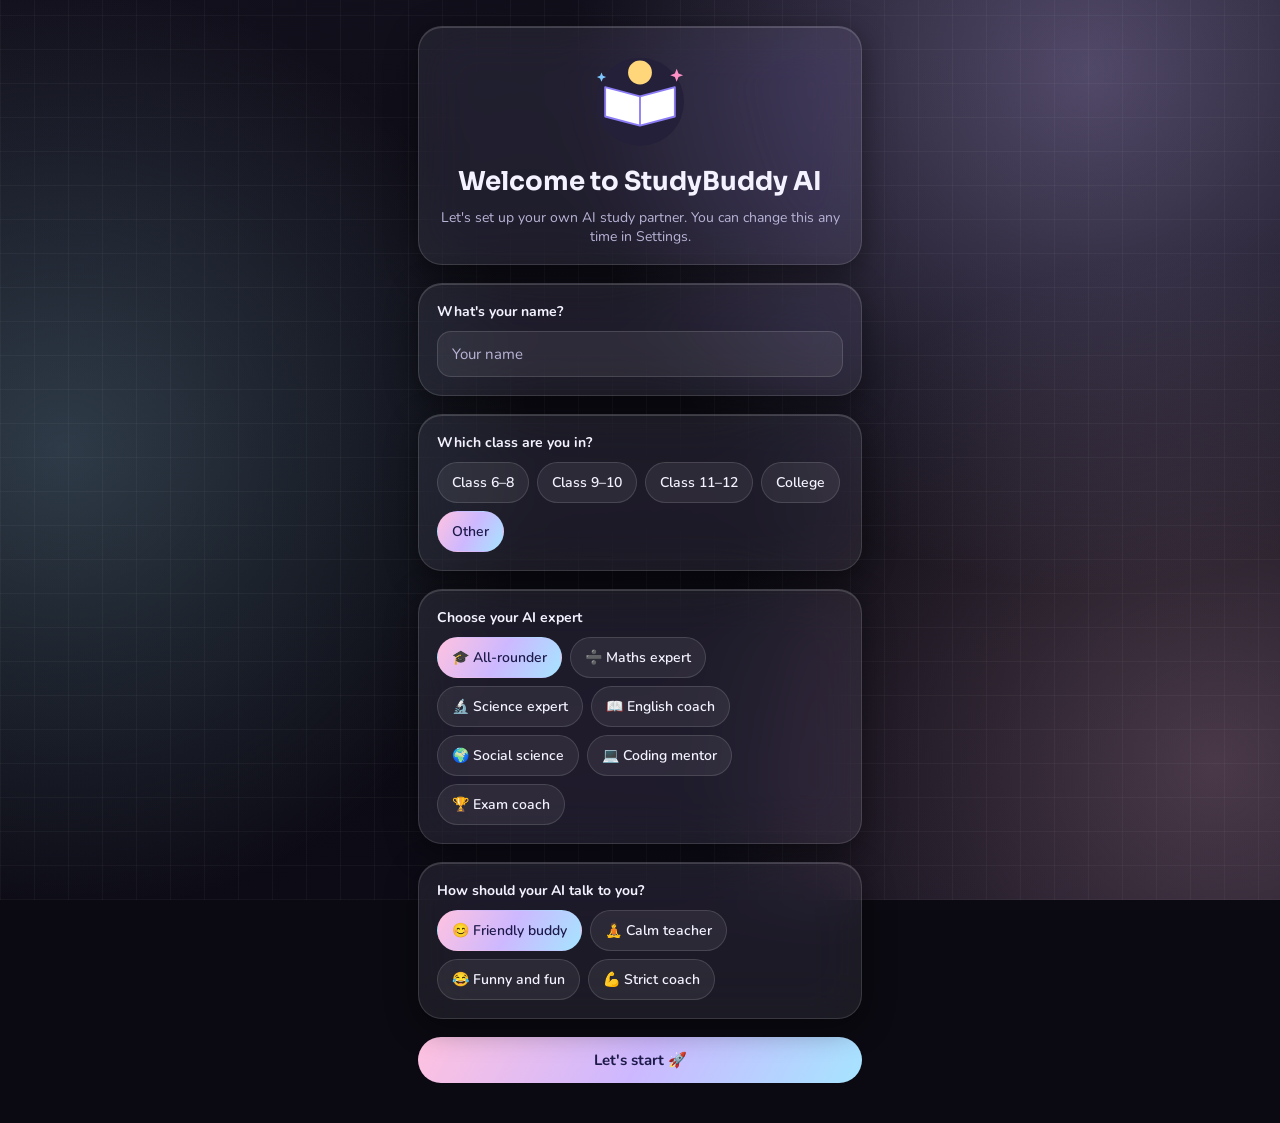
<file: index.html>
<!DOCTYPE html>
<html lang="en">
<head>
  <meta charset="utf-8">
  <meta name="viewport" content="width=device-width, initial-scale=1">
  <title>StudyBuddy AI</title>
  <link rel="preconnect" href="https://fonts.googleapis.com">
  <link href="https://fonts.googleapis.com/css2?family=Sora:wght@500;600&family=Nunito:wght@400;600;700;800&display=swap" rel="stylesheet">
  <link rel="stylesheet" href="style.css">
  <script src="js/common.js"></script>
  <script>
    // First visit? Go to the welcome screen
    if (!getProfile().name) location.href = "welcome.html";
  </script>
</head>
<body>
<main class="app">

  <!-- Greeting + streak + XP -->
  <div class="row between">
    <div>
      <p class="muted" id="greeting">Hello</p>
      <h1 id="hello">Hi!</h1>
    </div>
    <div class="row">
      <span class="chip">🔥 <span id="streak">0</span></span>
      <span class="chip">⭐ <span id="xp">0</span></span>
    </div>
  </div>

  <!-- Level bar -->
  <div class="glass card">
    <div class="row between">
      <h3 id="level">Level 1</h3>
      <span class="muted" id="levelText">0 / 100 XP</span>
    </div>
    <div class="bar" style="margin-top: 10px"><div id="levelBar" style="width: 0%"></div></div>
  </div>

  <!-- Welcome card -->
  <div class="glass card row" style="gap: 14px">
    <div style="flex: 1; display: flex; flex-direction: column; gap: 10px; align-items: flex-start">
      <span class="chip" style="font-size: 11px; letter-spacing: 0.06em"><span class="dot"></span>AI ONLINE</span>
      <h2>What shall we learn today?</h2>
      <p class="muted">Ask a doubt, snap your notes or take a quick quiz.</p>
      <a href="tutor.html" class="btn">Ask StudyBuddy</a>
    </div>
    <svg width="110" height="110" viewBox="0 0 120 120" aria-hidden="true">
      <circle cx="60" cy="62" r="48" fill="var(--tint)"/>
      <path d="M22 78 L60 88 L98 78 L98 46 L60 56 L22 46 Z" fill="#FFFFFF" stroke="#8B7CF6" stroke-width="2" stroke-linejoin="round"/>
      <path d="M60 56 L60 88" stroke="#8B7CF6" stroke-width="2"/>
      <path d="M30 54 L52 60 M30 62 L52 68 M68 60 L90 54 M68 68 L90 62" stroke="#C3B5FF" stroke-width="2.5" stroke-linecap="round"/>
      <circle cx="60" cy="30" r="13" fill="#FFD67A"/>
      <rect x="55" y="42" width="10" height="7" rx="2" fill="#FFB547"/>
      <path d="M60 10 V5 M42 18 L38 14 M78 18 L82 14" stroke="#FFB547" stroke-width="2.5" stroke-linecap="round"/>
      <path d="M100 26 l2 5 5 2-5 2-2 5-2-5-5-2 5-2z" fill="#FF8FC4"/>
      <path d="M18 30 l1.5 3.5 3.5 1.5-3.5 1.5-1.5 3.5-1.5-3.5-3.5-1.5 3.5-1.5z" fill="#7FC8FF"/>
    </svg>
  </div>

  <!-- Feature cards -->
  <div class="grid-2">
    <a href="tutor.html" class="glass feature">
      <svg width="46" height="46" viewBox="0 0 52 52" aria-hidden="true"><rect x="4" y="8" width="38" height="28" rx="12" fill="#8B7CF6"/><path d="M14 36 L12 44 L22 36" fill="#8B7CF6"/><circle cx="17" cy="22" r="2.5" fill="#1E1B4B"/><circle cx="29" cy="22" r="2.5" fill="#1E1B4B"/><path d="M19 28 q4 3 8 0" stroke="#1E1B4B" stroke-width="2" fill="none" stroke-linecap="round"/><circle cx="44" cy="10" r="5" fill="#FF8FC4"/></svg>
      <h3>AI Tutor</h3><span>Ask any doubt</span>
    </a>
    <a href="snap.html" class="glass feature">
      <svg width="46" height="46" viewBox="0 0 52 52" aria-hidden="true"><rect x="5" y="14" width="40" height="28" rx="9" fill="#FF8FC4"/><rect x="16" y="9" width="14" height="8" rx="3" fill="#FF8FC4"/><circle cx="25" cy="28" r="9" fill="#FFFFFF"/><circle cx="25" cy="28" r="5" fill="#8B7CF6"/></svg>
      <h3>Snap &amp; Learn</h3><span>Scan your notes</span>
    </a>
    <a href="quiz.html" class="glass feature">
      <svg width="46" height="46" viewBox="0 0 52 52" aria-hidden="true"><rect x="9" y="6" width="32" height="40" rx="8" fill="#7FC8FF"/><rect x="17" y="3" width="16" height="7" rx="3" fill="#6C8CFF"/><path d="M16 21 l3 3 6-6 M16 33 l3 3 6-6" stroke="#FFFFFF" stroke-width="2.5" fill="none" stroke-linecap="round" stroke-linejoin="round"/><path d="M29 22 h6 M29 34 h6" stroke="#FFFFFF" stroke-width="2.5" stroke-linecap="round"/></svg>
      <h3>Quiz Me</h3><span>Test yourself</span>
    </a>
    <a href="quiz.html?mode=cards" class="glass feature">
      <svg width="46" height="46" viewBox="0 0 52 52" aria-hidden="true"><rect x="12" y="6" width="30" height="38" rx="7" fill="#FFD3A8" transform="rotate(10 27 25)"/><rect x="8" y="9" width="30" height="38" rx="7" fill="#FFB98A"/><path d="M17 24 h12 M17 31 h8" stroke="#FFFFFF" stroke-width="2.5" stroke-linecap="round"/></svg>
      <h3>Flashcards</h3><span>Flip and remember</span>
    </a>
  </div>

  <!-- Focus timer -->
  <div class="glass card row between">
    <div>
      <h3>Focus timer</h3>
      <p class="muted">25 minutes of deep study = +20 XP</p>
      <div class="timer" id="timer">25:00</div>
    </div>
    <div style="display: flex; flex-direction: column; gap: 8px">
      <button class="btn" id="timerBtn">Start</button>
      <button class="btn btn-ghost" id="resetBtn">Reset</button>
    </div>
  </div>

  <!-- Weak topics -->
  <div id="reviseBox" style="display: none">
    <h3 style="margin-bottom: 10px">📌 Revise next</h3>
    <div class="pills" id="revise"></div>
  </div>

</main>

<nav class="nav glass" aria-label="Main menu">
  <a href="index.html" class="active" aria-label="Home"><svg width="22" height="22" viewBox="0 0 24 24" fill="none" stroke="currentColor" stroke-width="2" stroke-linecap="round" stroke-linejoin="round"><path d="M3 11l9-7 9 7v9a1 1 0 0 1-1 1h-5v-6H9v6H4a1 1 0 0 1-1-1z"/></svg></a>
  <a href="tutor.html" aria-label="AI Tutor"><svg width="22" height="22" viewBox="0 0 24 24" fill="none" stroke="currentColor" stroke-width="2" stroke-linecap="round" stroke-linejoin="round"><path d="M21 12a8 8 0 0 1-11.6 7.1L4 20l1-4.6A8 8 0 1 1 21 12z"/></svg></a>
  <a href="quiz.html" aria-label="Quiz"><svg width="22" height="22" viewBox="0 0 24 24" fill="none" stroke="currentColor" stroke-width="2" stroke-linecap="round" stroke-linejoin="round"><rect x="5" y="3" width="14" height="18" rx="3"/><path d="M9 9l2 2 4-4M9 16h6"/></svg></a>
  <a href="progress.html" aria-label="Progress"><svg width="22" height="22" viewBox="0 0 24 24" fill="none" stroke="currentColor" stroke-width="2" stroke-linecap="round" stroke-linejoin="round"><path d="M4 20V10M10 20V4M16 20v-7M22 20H2"/></svg></a>
  <a href="settings.html" aria-label="Settings"><svg width="22" height="22" viewBox="0 0 24 24" fill="none" stroke="currentColor" stroke-width="2" stroke-linecap="round" stroke-linejoin="round"><circle cx="12" cy="12" r="3"/><path d="M19.4 15a1.7 1.7 0 0 0 .3 1.8l.1.1a2 2 0 1 1-2.8 2.8l-.1-.1a1.7 1.7 0 0 0-1.8-.3 1.7 1.7 0 0 0-1 1.5V21a2 2 0 1 1-4 0v-.1a1.7 1.7 0 0 0-1.1-1.5 1.7 1.7 0 0 0-1.8.3l-.1.1a2 2 0 1 1-2.8-2.8l.1-.1a1.7 1.7 0 0 0 .3-1.8 1.7 1.7 0 0 0-1.5-1H3a2 2 0 1 1 0-4h.1a1.7 1.7 0 0 0 1.5-1.1 1.7 1.7 0 0 0-.3-1.8l-.1-.1a2 2 0 1 1 2.8-2.8l.1.1a1.7 1.7 0 0 0 1.8.3H9a1.7 1.7 0 0 0 1-1.5V3a2 2 0 1 1 4 0v.1a1.7 1.7 0 0 0 1 1.5 1.7 1.7 0 0 0 1.8-.3l.1-.1a2 2 0 1 1 2.8 2.8l-.1.1a1.7 1.7 0 0 0-.3 1.8V9a1.7 1.7 0 0 0 1.5 1H21a2 2 0 1 1 0 4h-.1a1.7 1.7 0 0 0-1.5 1z"/></svg></a>
</nav>

<script src="js/home.js"></script>
</body>
</html>
</file>
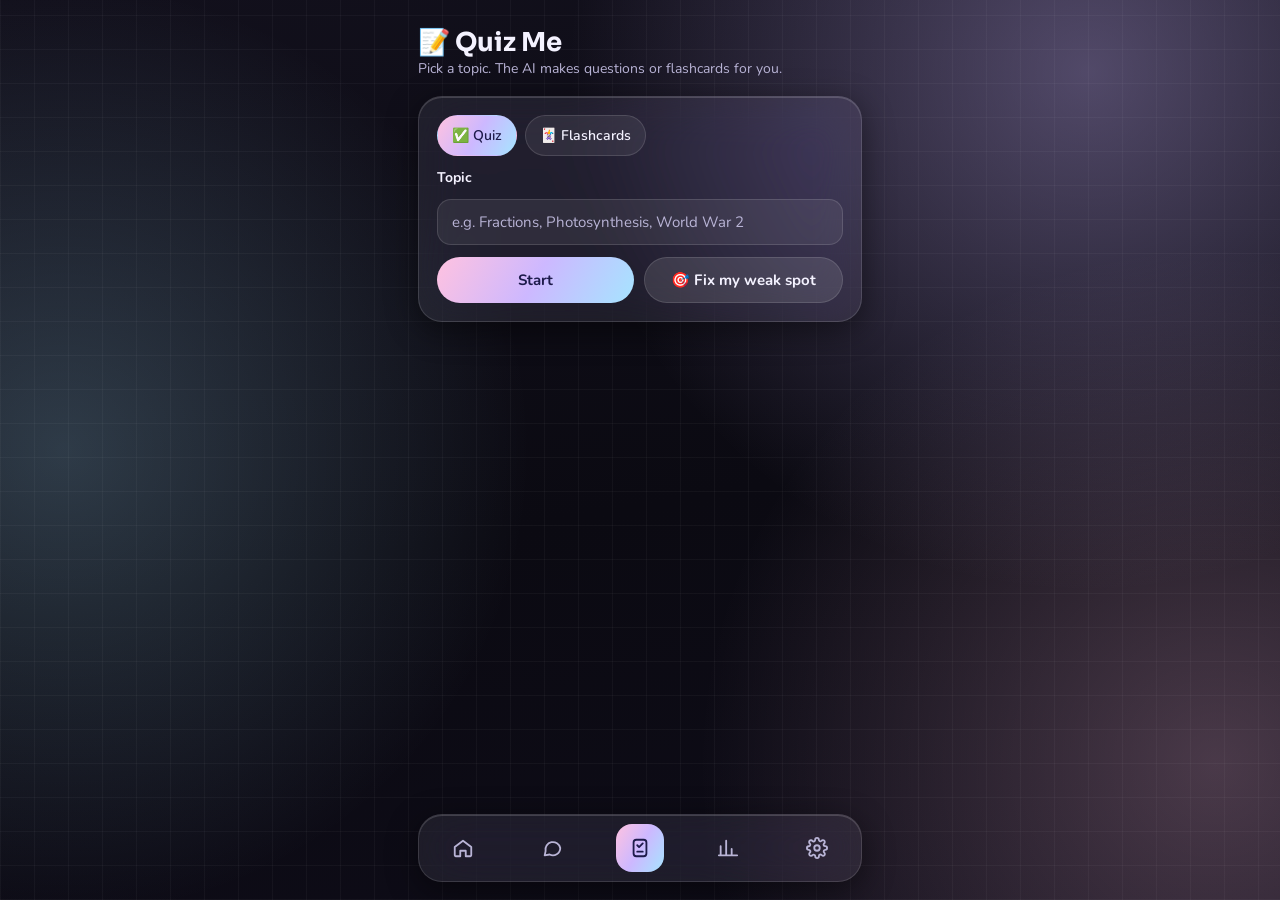
<file: quiz.html>
<!DOCTYPE html>
<html lang="en">
<head>
  <meta charset="utf-8">
  <meta name="viewport" content="width=device-width, initial-scale=1">
  <title>Quiz Me</title>
  <link rel="preconnect" href="https://fonts.googleapis.com">
  <link href="https://fonts.googleapis.com/css2?family=Sora:wght@500;600&family=Nunito:wght@400;600;700;800&display=swap" rel="stylesheet">
  <link rel="stylesheet" href="style.css">
  <script src="js/common.js"></script>
</head>
<body>
<main class="app">

  <div>
    <h1>📝 Quiz Me</h1>
    <p class="muted">Pick a topic. The AI makes questions or flashcards for you.</p>
  </div>

  <!-- Setup -->
  <div class="glass card" style="display: flex; flex-direction: column; gap: 12px">
    <div class="pills" id="modeBox">
      <button class="pill" data-value="quiz">✅ Quiz</button>
      <button class="pill" data-value="cards">🃏 Flashcards</button>
    </div>
    <label for="topic">Topic</label>
    <input type="text" id="topic" placeholder="e.g. Fractions, Photosynthesis, World War 2">
    <div class="row">
      <button class="btn" id="startBtn" style="flex: 1">Start</button>
      <button class="btn btn-ghost" id="weakBtn" style="flex: 1">🎯 Fix my weak spot</button>
    </div>
  </div>

  <!-- Quiz or cards appear here -->
  <div id="area"></div>

</main>

<nav class="nav glass" aria-label="Main menu">
  <a href="index.html" aria-label="Home"><svg width="22" height="22" viewBox="0 0 24 24" fill="none" stroke="currentColor" stroke-width="2" stroke-linecap="round" stroke-linejoin="round"><path d="M3 11l9-7 9 7v9a1 1 0 0 1-1 1h-5v-6H9v6H4a1 1 0 0 1-1-1z"/></svg></a>
  <a href="tutor.html" aria-label="AI Tutor"><svg width="22" height="22" viewBox="0 0 24 24" fill="none" stroke="currentColor" stroke-width="2" stroke-linecap="round" stroke-linejoin="round"><path d="M21 12a8 8 0 0 1-11.6 7.1L4 20l1-4.6A8 8 0 1 1 21 12z"/></svg></a>
  <a href="quiz.html" class="active" aria-label="Quiz"><svg width="22" height="22" viewBox="0 0 24 24" fill="none" stroke="currentColor" stroke-width="2" stroke-linecap="round" stroke-linejoin="round"><rect x="5" y="3" width="14" height="18" rx="3"/><path d="M9 9l2 2 4-4M9 16h6"/></svg></a>
  <a href="progress.html" aria-label="Progress"><svg width="22" height="22" viewBox="0 0 24 24" fill="none" stroke="currentColor" stroke-width="2" stroke-linecap="round" stroke-linejoin="round"><path d="M4 20V10M10 20V4M16 20v-7M22 20H2"/></svg></a>
  <a href="settings.html" aria-label="Settings"><svg width="22" height="22" viewBox="0 0 24 24" fill="none" stroke="currentColor" stroke-width="2" stroke-linecap="round" stroke-linejoin="round"><circle cx="12" cy="12" r="3"/><path d="M19.4 15a1.7 1.7 0 0 0 .3 1.8l.1.1a2 2 0 1 1-2.8 2.8l-.1-.1a1.7 1.7 0 0 0-1.8-.3 1.7 1.7 0 0 0-1 1.5V21a2 2 0 1 1-4 0v-.1a1.7 1.7 0 0 0-1.1-1.5 1.7 1.7 0 0 0-1.8.3l-.1.1a2 2 0 1 1-2.8-2.8l.1-.1a1.7 1.7 0 0 0 .3-1.8 1.7 1.7 0 0 0-1.5-1H3a2 2 0 1 1 0-4h.1a1.7 1.7 0 0 0 1.5-1.1 1.7 1.7 0 0 0-.3-1.8l-.1-.1a2 2 0 1 1 2.8-2.8l.1.1a1.7 1.7 0 0 0 1.8.3H9a1.7 1.7 0 0 0 1-1.5V3a2 2 0 1 1 4 0v.1a1.7 1.7 0 0 0 1 1.5 1.7 1.7 0 0 0 1.8-.3l.1-.1a2 2 0 1 1 2.8 2.8l-.1.1a1.7 1.7 0 0 0-.3 1.8V9a1.7 1.7 0 0 0 1.5 1H21a2 2 0 1 1 0 4h-.1a1.7 1.7 0 0 0-1.5 1z"/></svg></a>
</nav>

<script src="js/quiz.js"></script>
</body>
</html>
</file>
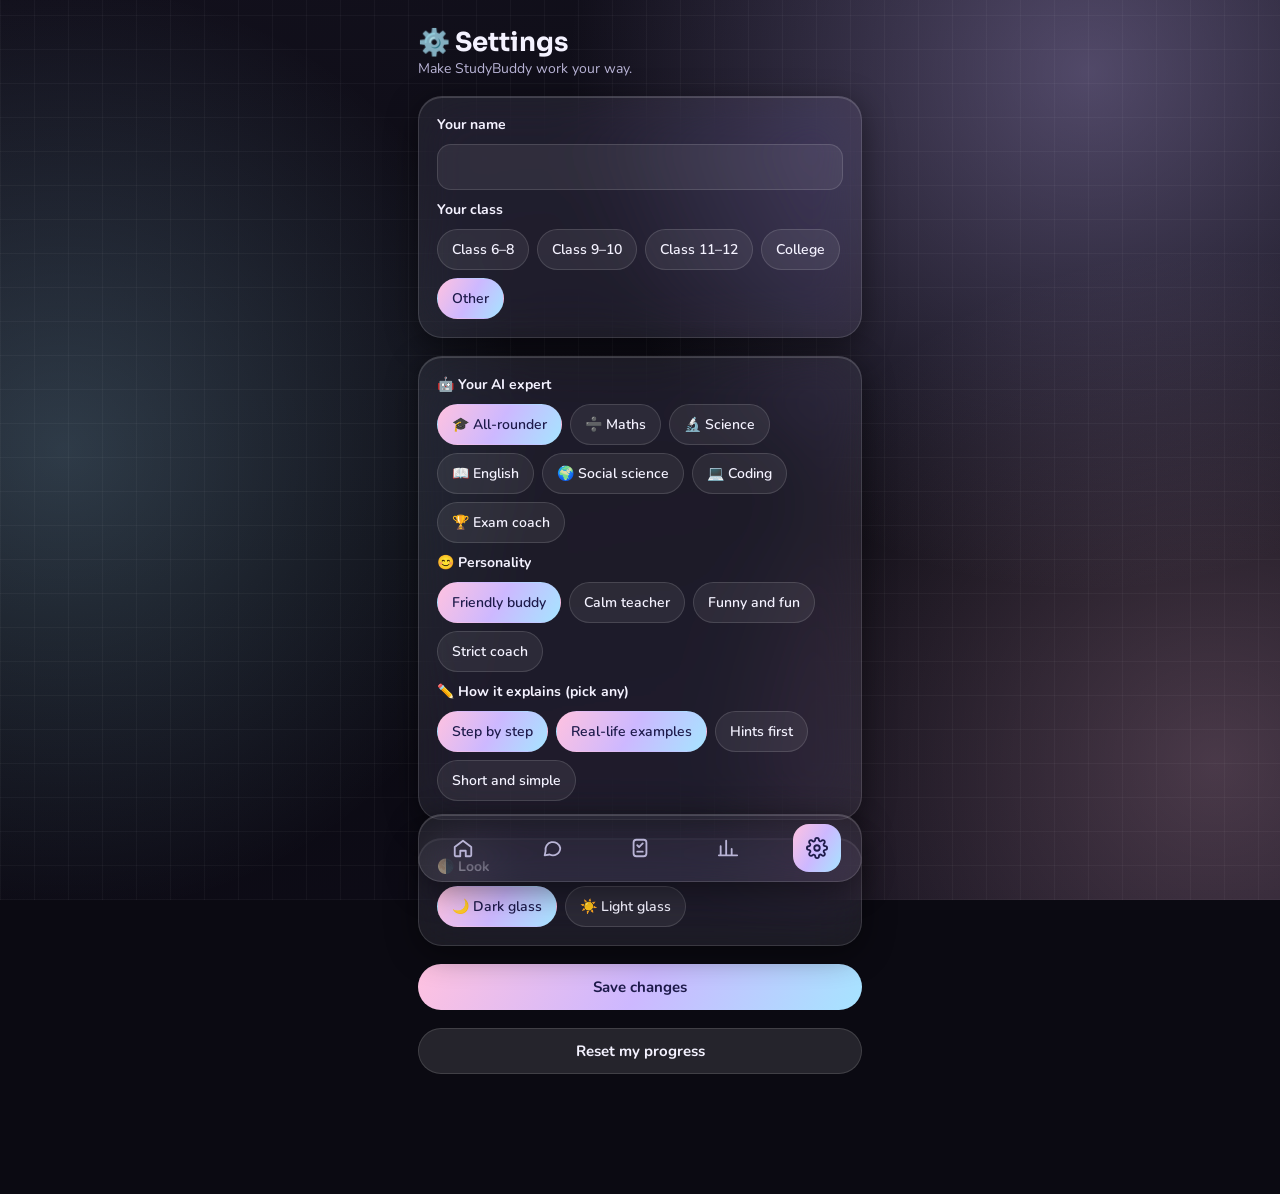
<file: settings.html>
<!DOCTYPE html>
<html lang="en">
<head>
  <meta charset="utf-8">
  <meta name="viewport" content="width=device-width, initial-scale=1">
  <title>Settings</title>
  <link rel="preconnect" href="https://fonts.googleapis.com">
  <link href="https://fonts.googleapis.com/css2?family=Sora:wght@500;600&family=Nunito:wght@400;600;700;800&display=swap" rel="stylesheet">
  <link rel="stylesheet" href="style.css">
  <script src="js/common.js"></script>
</head>
<body>
<main class="app">

  <div>
    <h1>⚙️ Settings</h1>
    <p class="muted">Make StudyBuddy work your way.</p>
  </div>

  <div class="glass card" style="display: flex; flex-direction: column; gap: 10px">
    <label for="name">Your name</label>
    <input type="text" id="name" maxlength="30">
    <label>Your class</label>
    <div class="pills" id="levelBox">
      <button class="pill" data-value="Class 6 to 8">Class 6–8</button>
      <button class="pill" data-value="Class 9 to 10">Class 9–10</button>
      <button class="pill" data-value="Class 11 to 12">Class 11–12</button>
      <button class="pill" data-value="College">College</button>
      <button class="pill" data-value="Everyone">Other</button>
    </div>
  </div>

  <div class="glass card" style="display: flex; flex-direction: column; gap: 10px">
    <label>🤖 Your AI expert</label>
    <div class="pills" id="expertBox">
      <button class="pill" data-value="General tutor">🎓 All-rounder</button>
      <button class="pill" data-value="Maths expert">➗ Maths</button>
      <button class="pill" data-value="Science expert">🔬 Science</button>
      <button class="pill" data-value="English and language coach">📖 English</button>
      <button class="pill" data-value="History and social science expert">🌍 Social science</button>
      <button class="pill" data-value="Coding mentor">💻 Coding</button>
      <button class="pill" data-value="Exam coach">🏆 Exam coach</button>
    </div>
    <label>😊 Personality</label>
    <div class="pills" id="personalityBox">
      <button class="pill" data-value="Friendly buddy">Friendly buddy</button>
      <button class="pill" data-value="Calm teacher">Calm teacher</button>
      <button class="pill" data-value="Funny and fun">Funny and fun</button>
      <button class="pill" data-value="Strict coach">Strict coach</button>
    </div>
    <label>✏️ How it explains (pick any)</label>
    <div class="pills" id="styleBox">
      <button class="pill" data-value="Step by step">Step by step</button>
      <button class="pill" data-value="Real-life examples">Real-life examples</button>
      <button class="pill" data-value="Hints before full answers">Hints first</button>
      <button class="pill" data-value="Short and simple">Short and simple</button>
    </div>
  </div>

  <div class="glass card" style="display: flex; flex-direction: column; gap: 10px">
    <label>🌗 Look</label>
    <div class="pills" id="themeBox">
      <button class="pill" data-value="dark">🌙 Dark glass</button>
      <button class="pill" data-value="light">☀️ Light glass</button>
    </div>
  </div>

  <button class="btn" id="saveBtn" style="width: 100%">Save changes</button>
  <p id="saved" class="muted" style="text-align: center; display: none">✓ Saved</p>

  <button class="btn btn-ghost" id="resetBtn" style="width: 100%">Reset my progress</button>

</main>

<nav class="nav glass" aria-label="Main menu">
  <a href="index.html" aria-label="Home"><svg width="22" height="22" viewBox="0 0 24 24" fill="none" stroke="currentColor" stroke-width="2" stroke-linecap="round" stroke-linejoin="round"><path d="M3 11l9-7 9 7v9a1 1 0 0 1-1 1h-5v-6H9v6H4a1 1 0 0 1-1-1z"/></svg></a>
  <a href="tutor.html" aria-label="AI Tutor"><svg width="22" height="22" viewBox="0 0 24 24" fill="none" stroke="currentColor" stroke-width="2" stroke-linecap="round" stroke-linejoin="round"><path d="M21 12a8 8 0 0 1-11.6 7.1L4 20l1-4.6A8 8 0 1 1 21 12z"/></svg></a>
  <a href="quiz.html" aria-label="Quiz"><svg width="22" height="22" viewBox="0 0 24 24" fill="none" stroke="currentColor" stroke-width="2" stroke-linecap="round" stroke-linejoin="round"><rect x="5" y="3" width="14" height="18" rx="3"/><path d="M9 9l2 2 4-4M9 16h6"/></svg></a>
  <a href="progress.html" aria-label="Progress"><svg width="22" height="22" viewBox="0 0 24 24" fill="none" stroke="currentColor" stroke-width="2" stroke-linecap="round" stroke-linejoin="round"><path d="M4 20V10M10 20V4M16 20v-7M22 20H2"/></svg></a>
  <a href="settings.html" class="active" aria-label="Settings"><svg width="22" height="22" viewBox="0 0 24 24" fill="none" stroke="currentColor" stroke-width="2" stroke-linecap="round" stroke-linejoin="round"><circle cx="12" cy="12" r="3"/><path d="M19.4 15a1.7 1.7 0 0 0 .3 1.8l.1.1a2 2 0 1 1-2.8 2.8l-.1-.1a1.7 1.7 0 0 0-1.8-.3 1.7 1.7 0 0 0-1 1.5V21a2 2 0 1 1-4 0v-.1a1.7 1.7 0 0 0-1.1-1.5 1.7 1.7 0 0 0-1.8.3l-.1.1a2 2 0 1 1-2.8-2.8l.1-.1a1.7 1.7 0 0 0 .3-1.8 1.7 1.7 0 0 0-1.5-1H3a2 2 0 1 1 0-4h.1a1.7 1.7 0 0 0 1.5-1.1 1.7 1.7 0 0 0-.3-1.8l-.1-.1a2 2 0 1 1 2.8-2.8l.1.1a1.7 1.7 0 0 0 1.8.3H9a1.7 1.7 0 0 0 1-1.5V3a2 2 0 1 1 4 0v.1a1.7 1.7 0 0 0 1 1.5 1.7 1.7 0 0 0 1.8-.3l.1-.1a2 2 0 1 1 2.8 2.8l-.1.1a1.7 1.7 0 0 0-.3 1.8V9a1.7 1.7 0 0 0 1.5 1H21a2 2 0 1 1 0 4h-.1a1.7 1.7 0 0 0-1.5 1z"/></svg></a>
</nav>

<script src="js/settings.js"></script>
</body>
</html>
</file>
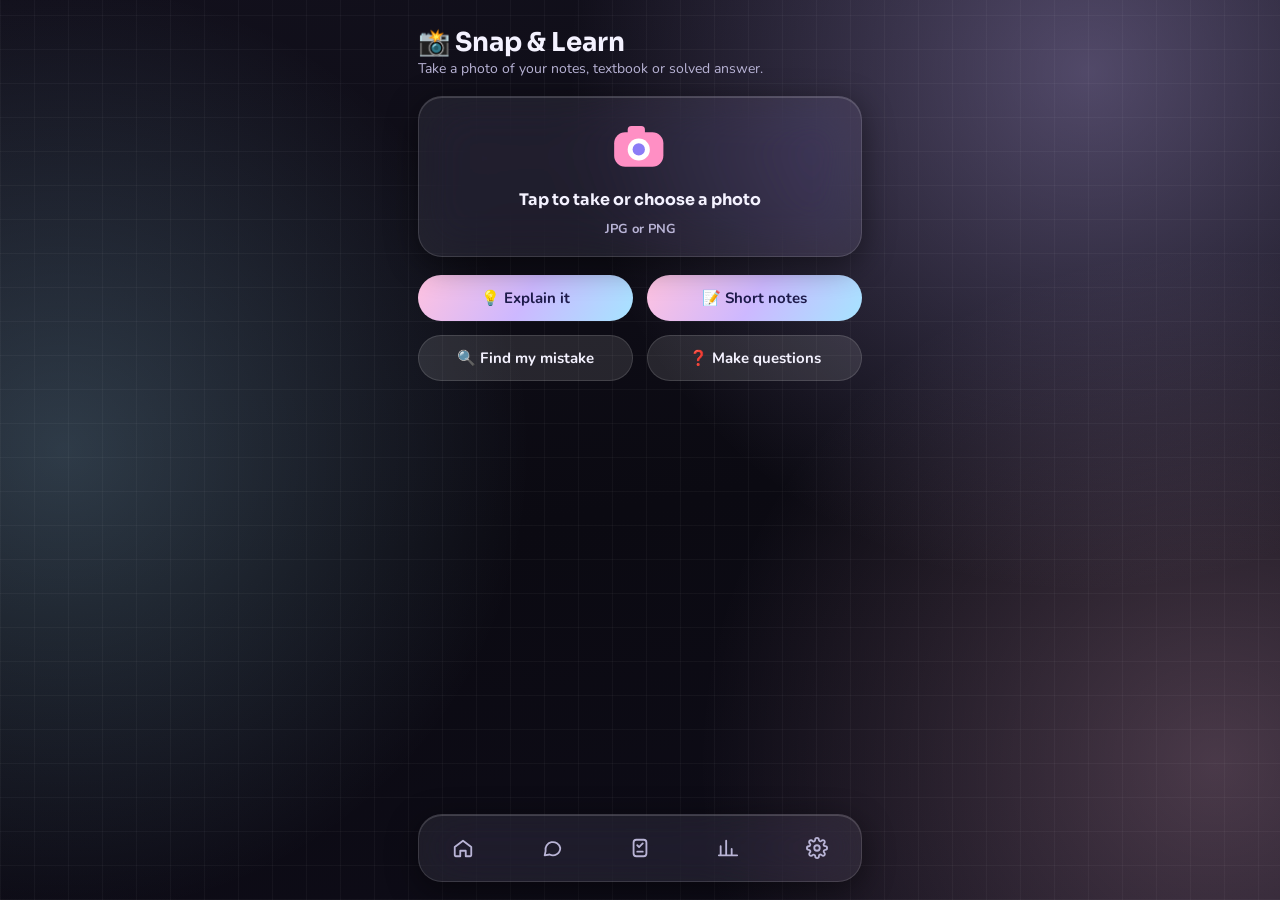
<file: snap.html>
<!DOCTYPE html>
<html lang="en">
<head>
  <meta charset="utf-8">
  <meta name="viewport" content="width=device-width, initial-scale=1">
  <title>Snap &amp; Learn</title>
  <link rel="preconnect" href="https://fonts.googleapis.com">
  <link href="https://fonts.googleapis.com/css2?family=Sora:wght@500;600&family=Nunito:wght@400;600;700;800&display=swap" rel="stylesheet">
  <link rel="stylesheet" href="style.css">
  <script src="js/common.js"></script>
</head>
<body>
<main class="app">

  <div>
    <h1>📸 Snap &amp; Learn</h1>
    <p class="muted">Take a photo of your notes, textbook or solved answer.</p>
  </div>

  <!-- Photo picker -->
  <label for="photo" class="glass card" style="display: flex; flex-direction: column; align-items: center; gap: 10px; cursor: pointer; text-align: center">
    <svg width="64" height="64" viewBox="0 0 52 52" aria-hidden="true"><rect x="5" y="14" width="40" height="28" rx="9" fill="#FF8FC4"/><rect x="16" y="9" width="14" height="8" rx="3" fill="#FF8FC4"/><circle cx="25" cy="28" r="9" fill="#FFFFFF"/><circle cx="25" cy="28" r="5" fill="#8B7CF6"/></svg>
    <span class="title" style="font-size: 16px">Tap to take or choose a photo</span>
    <span class="muted" style="font-size: 13px">JPG or PNG</span>
    <img id="preview" alt="Your photo" style="display: none; max-width: 100%; max-height: 280px; border-radius: 16px">
  </label>
  <input type="file" id="photo" accept="image/*" style="display: none">

  <!-- What to do -->
  <div class="grid-2">
    <button class="btn" data-mode="explain">💡 Explain it</button>
    <button class="btn" data-mode="notes">📝 Short notes</button>
    <button class="btn btn-ghost" data-mode="mistake">🔍 Find my mistake</button>
    <button class="btn btn-ghost" data-mode="questions">❓ Make questions</button>
  </div>

  <!-- AI answer -->
  <div id="resultBox" class="glass card answer" style="display: none"></div>

</main>

<nav class="nav glass" aria-label="Main menu">
  <a href="index.html" aria-label="Home"><svg width="22" height="22" viewBox="0 0 24 24" fill="none" stroke="currentColor" stroke-width="2" stroke-linecap="round" stroke-linejoin="round"><path d="M3 11l9-7 9 7v9a1 1 0 0 1-1 1h-5v-6H9v6H4a1 1 0 0 1-1-1z"/></svg></a>
  <a href="tutor.html" aria-label="AI Tutor"><svg width="22" height="22" viewBox="0 0 24 24" fill="none" stroke="currentColor" stroke-width="2" stroke-linecap="round" stroke-linejoin="round"><path d="M21 12a8 8 0 0 1-11.6 7.1L4 20l1-4.6A8 8 0 1 1 21 12z"/></svg></a>
  <a href="quiz.html" aria-label="Quiz"><svg width="22" height="22" viewBox="0 0 24 24" fill="none" stroke="currentColor" stroke-width="2" stroke-linecap="round" stroke-linejoin="round"><rect x="5" y="3" width="14" height="18" rx="3"/><path d="M9 9l2 2 4-4M9 16h6"/></svg></a>
  <a href="progress.html" aria-label="Progress"><svg width="22" height="22" viewBox="0 0 24 24" fill="none" stroke="currentColor" stroke-width="2" stroke-linecap="round" stroke-linejoin="round"><path d="M4 20V10M10 20V4M16 20v-7M22 20H2"/></svg></a>
  <a href="settings.html" aria-label="Settings"><svg width="22" height="22" viewBox="0 0 24 24" fill="none" stroke="currentColor" stroke-width="2" stroke-linecap="round" stroke-linejoin="round"><circle cx="12" cy="12" r="3"/><path d="M19.4 15a1.7 1.7 0 0 0 .3 1.8l.1.1a2 2 0 1 1-2.8 2.8l-.1-.1a1.7 1.7 0 0 0-1.8-.3 1.7 1.7 0 0 0-1 1.5V21a2 2 0 1 1-4 0v-.1a1.7 1.7 0 0 0-1.1-1.5 1.7 1.7 0 0 0-1.8.3l-.1.1a2 2 0 1 1-2.8-2.8l.1-.1a1.7 1.7 0 0 0 .3-1.8 1.7 1.7 0 0 0-1.5-1H3a2 2 0 1 1 0-4h.1a1.7 1.7 0 0 0 1.5-1.1 1.7 1.7 0 0 0-.3-1.8l-.1-.1a2 2 0 1 1 2.8-2.8l.1.1a1.7 1.7 0 0 0 1.8.3H9a1.7 1.7 0 0 0 1-1.5V3a2 2 0 1 1 4 0v.1a1.7 1.7 0 0 0 1 1.5 1.7 1.7 0 0 0 1.8-.3l.1-.1a2 2 0 1 1 2.8 2.8l-.1.1a1.7 1.7 0 0 0-.3 1.8V9a1.7 1.7 0 0 0 1.5 1H21a2 2 0 1 1 0 4h-.1a1.7 1.7 0 0 0-1.5 1z"/></svg></a>
</nav>

<script src="js/snap.js"></script>
</body>
</html>
</file>
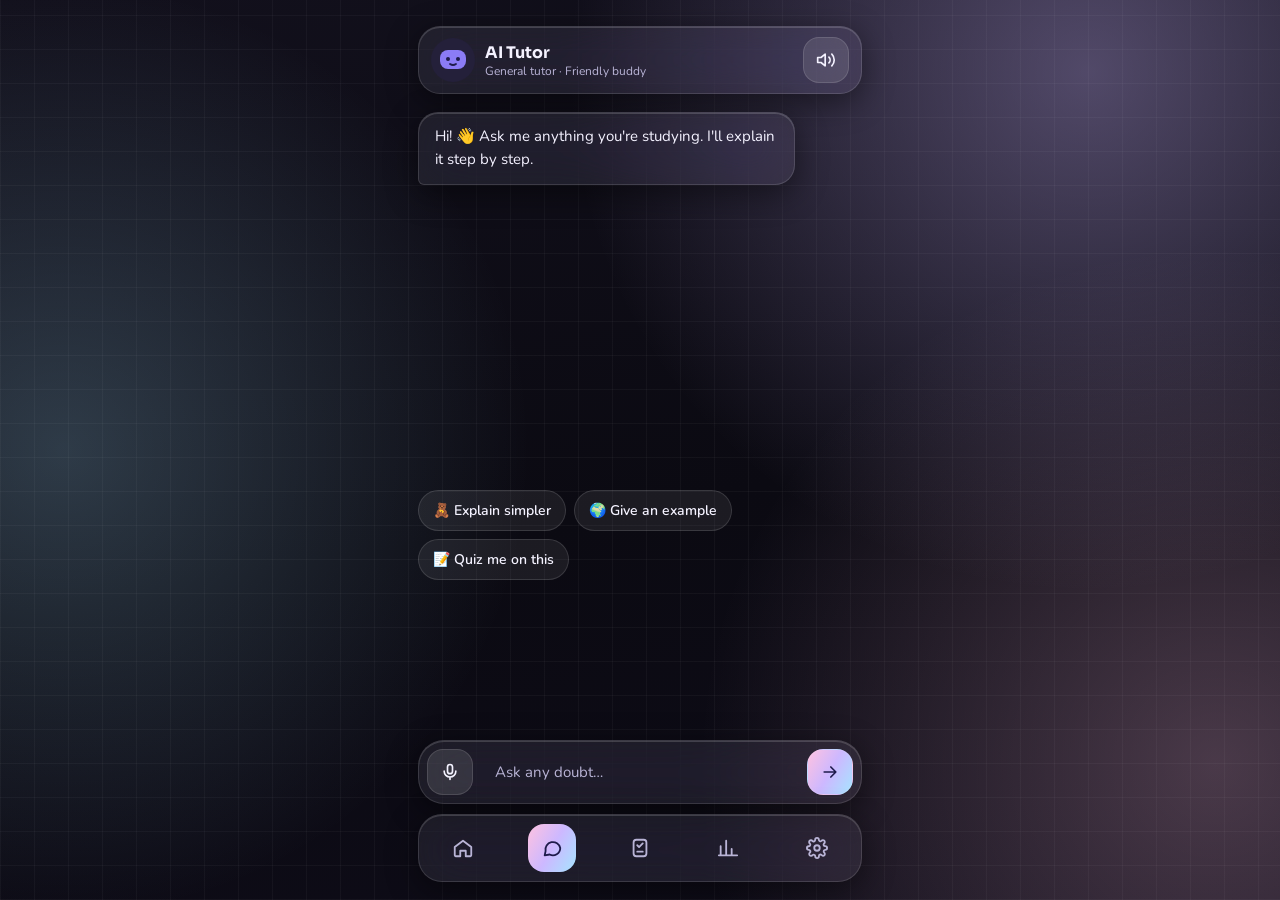
<file: tutor.html>
<!DOCTYPE html>
<html lang="en">
<head>
  <meta charset="utf-8">
  <meta name="viewport" content="width=device-width, initial-scale=1">
  <title>AI Tutor</title>
  <link rel="preconnect" href="https://fonts.googleapis.com">
  <link href="https://fonts.googleapis.com/css2?family=Sora:wght@500;600&family=Nunito:wght@400;600;700;800&display=swap" rel="stylesheet">
  <link rel="stylesheet" href="style.css">
  <script src="js/common.js"></script>
</head>
<body>
<main class="app" style="padding-bottom: 200px">

  <!-- Header -->
  <div class="glass row" style="padding: 10px 12px; border-radius: 22px">
    <svg width="44" height="44" viewBox="0 0 44 44" aria-hidden="true"><circle cx="22" cy="22" r="22" fill="var(--tint)"/><rect x="9" y="12" width="26" height="19" rx="8" fill="#8B7CF6"/><circle cx="17" cy="21" r="2" fill="#1E1B4B"/><circle cx="27" cy="21" r="2" fill="#1E1B4B"/><path d="M19 26 q3 2 6 0" stroke="#1E1B4B" stroke-width="1.8" fill="none" stroke-linecap="round"/></svg>
    <div style="flex: 1">
      <h3>AI Tutor</h3>
      <p class="muted" id="expertName" style="font-size: 12px">General tutor</p>
    </div>
    <button class="icon-btn" id="speakBtn" aria-label="Read answers out loud">
      <svg width="20" height="20" viewBox="0 0 24 24" fill="none" stroke="currentColor" stroke-width="2" stroke-linecap="round" stroke-linejoin="round" aria-hidden="true"><path d="M11 5L6 9H2v6h4l5 4zM15.5 8.5a5 5 0 0 1 0 7M19 5a10 10 0 0 1 0 14"/></svg>
    </button>
  </div>

  <!-- Messages -->
  <div id="chat">
    <div class="glass bubble ai">Hi! 👋 Ask me anything you're studying. I'll explain it step by step.</div>
  </div>

  <!-- Quick buttons -->
  <div class="pills">
    <button class="pill" data-quick="Explain that again in a simpler way, like I'm 10 years old.">🧸 Explain simpler</button>
    <button class="pill" data-quick="Give me one real-life example of that.">🌍 Give an example</button>
    <button class="pill" id="quizMe">📝 Quiz me on this</button>
  </div>

</main>

<!-- Typing bar -->
<div class="input-bar glass" style="border-radius: 26px">
  <button class="icon-btn" id="micBtn" aria-label="Speak your question">
    <svg width="20" height="20" viewBox="0 0 24 24" fill="none" stroke="currentColor" stroke-width="2" stroke-linecap="round" stroke-linejoin="round" aria-hidden="true"><rect x="9" y="3" width="6" height="11" rx="3"/><path d="M5 11a7 7 0 0 0 14 0M12 18v3"/></svg>
  </button>
  <label for="question" style="position: absolute; width: 1px; height: 1px; overflow: hidden; clip: rect(0 0 0 0)">Your question</label>
  <input type="text" id="question" placeholder="Ask any doubt…">
  <button class="icon-btn on" id="sendBtn" aria-label="Send">
    <svg width="20" height="20" viewBox="0 0 24 24" fill="none" stroke="currentColor" stroke-width="2" stroke-linecap="round" stroke-linejoin="round" aria-hidden="true"><path d="M5 12h14M13 6l6 6-6 6"/></svg>
  </button>
</div>

<nav class="nav glass" aria-label="Main menu">
  <a href="index.html" aria-label="Home"><svg width="22" height="22" viewBox="0 0 24 24" fill="none" stroke="currentColor" stroke-width="2" stroke-linecap="round" stroke-linejoin="round"><path d="M3 11l9-7 9 7v9a1 1 0 0 1-1 1h-5v-6H9v6H4a1 1 0 0 1-1-1z"/></svg></a>
  <a href="tutor.html" class="active" aria-label="AI Tutor"><svg width="22" height="22" viewBox="0 0 24 24" fill="none" stroke="currentColor" stroke-width="2" stroke-linecap="round" stroke-linejoin="round"><path d="M21 12a8 8 0 0 1-11.6 7.1L4 20l1-4.6A8 8 0 1 1 21 12z"/></svg></a>
  <a href="quiz.html" aria-label="Quiz"><svg width="22" height="22" viewBox="0 0 24 24" fill="none" stroke="currentColor" stroke-width="2" stroke-linecap="round" stroke-linejoin="round"><rect x="5" y="3" width="14" height="18" rx="3"/><path d="M9 9l2 2 4-4M9 16h6"/></svg></a>
  <a href="progress.html" aria-label="Progress"><svg width="22" height="22" viewBox="0 0 24 24" fill="none" stroke="currentColor" stroke-width="2" stroke-linecap="round" stroke-linejoin="round"><path d="M4 20V10M10 20V4M16 20v-7M22 20H2"/></svg></a>
  <a href="settings.html" aria-label="Settings"><svg width="22" height="22" viewBox="0 0 24 24" fill="none" stroke="currentColor" stroke-width="2" stroke-linecap="round" stroke-linejoin="round"><circle cx="12" cy="12" r="3"/><path d="M19.4 15a1.7 1.7 0 0 0 .3 1.8l.1.1a2 2 0 1 1-2.8 2.8l-.1-.1a1.7 1.7 0 0 0-1.8-.3 1.7 1.7 0 0 0-1 1.5V21a2 2 0 1 1-4 0v-.1a1.7 1.7 0 0 0-1.1-1.5 1.7 1.7 0 0 0-1.8.3l-.1.1a2 2 0 1 1-2.8-2.8l.1-.1a1.7 1.7 0 0 0 .3-1.8 1.7 1.7 0 0 0-1.5-1H3a2 2 0 1 1 0-4h.1a1.7 1.7 0 0 0 1.5-1.1 1.7 1.7 0 0 0-.3-1.8l-.1-.1a2 2 0 1 1 2.8-2.8l.1.1a1.7 1.7 0 0 0 1.8.3H9a1.7 1.7 0 0 0 1-1.5V3a2 2 0 1 1 4 0v.1a1.7 1.7 0 0 0 1 1.5 1.7 1.7 0 0 0 1.8-.3l.1-.1a2 2 0 1 1 2.8 2.8l-.1.1a1.7 1.7 0 0 0-.3 1.8V9a1.7 1.7 0 0 0 1.5 1H21a2 2 0 1 1 0 4h-.1a1.7 1.7 0 0 0-1.5 1z"/></svg></a>
</nav>

<script src="js/tutor.js"></script>
</body>
</html>
</file>
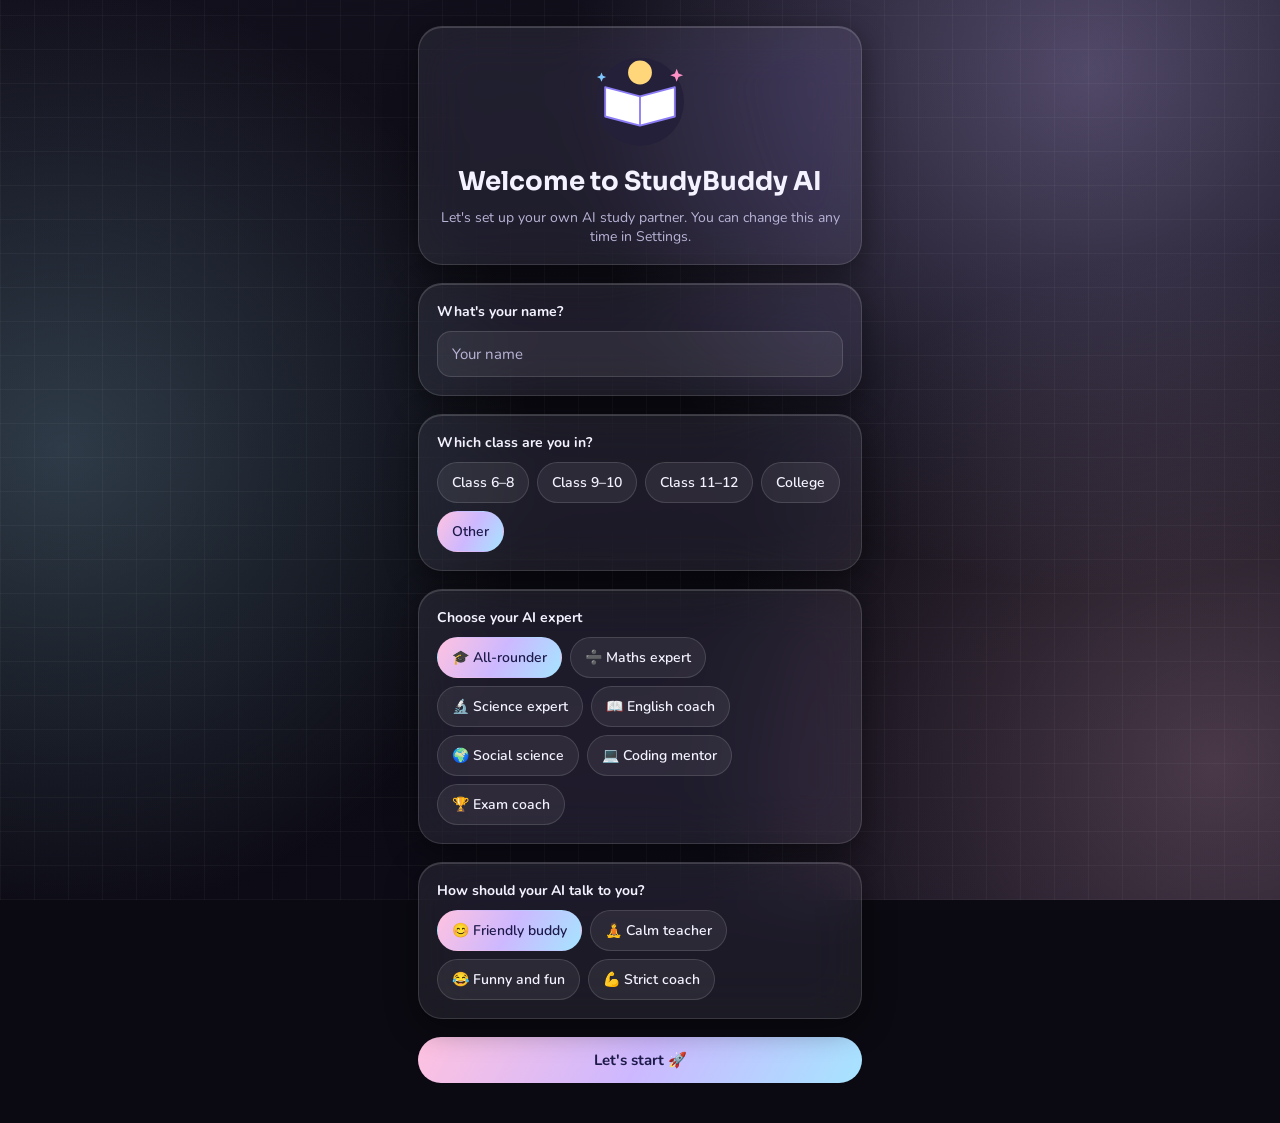
<file: welcome.html>
<!DOCTYPE html>
<html lang="en">
<head>
  <meta charset="utf-8">
  <meta name="viewport" content="width=device-width, initial-scale=1">
  <title>Welcome to StudyBuddy AI</title>
  <link rel="preconnect" href="https://fonts.googleapis.com">
  <link href="https://fonts.googleapis.com/css2?family=Sora:wght@500;600&family=Nunito:wght@400;600;700;800&display=swap" rel="stylesheet">
  <link rel="stylesheet" href="style.css">
  <script src="js/common.js"></script>
</head>
<body>
<main class="app" style="padding-bottom: 40px">

  <div class="glass card" style="text-align: center; display: flex; flex-direction: column; align-items: center; gap: 10px">
    <svg width="120" height="110" viewBox="0 0 120 120" aria-hidden="true">
      <circle cx="60" cy="62" r="48" fill="var(--tint)"/>
      <path d="M22 78 L60 88 L98 78 L98 46 L60 56 L22 46 Z" fill="#FFFFFF" stroke="#8B7CF6" stroke-width="2" stroke-linejoin="round"/>
      <path d="M60 56 L60 88" stroke="#8B7CF6" stroke-width="2"/>
      <circle cx="60" cy="30" r="13" fill="#FFD67A"/>
      <path d="M100 26 l2 5 5 2-5 2-2 5-2-5-5-2 5-2z" fill="#FF8FC4"/>
      <path d="M18 30 l1.5 3.5 3.5 1.5-3.5 1.5-1.5 3.5-1.5-3.5-3.5-1.5 3.5-1.5z" fill="#7FC8FF"/>
    </svg>
    <h1>Welcome to StudyBuddy AI</h1>
    <p class="muted">Let's set up your own AI study partner. You can change this any time in Settings.</p>
  </div>

  <div class="glass card" style="display: flex; flex-direction: column; gap: 10px">
    <label for="name">What's your name?</label>
    <input type="text" id="name" placeholder="Your name" maxlength="30">
    <p id="nameError" style="color: var(--bad); font-size: 13px; display: none">Please type your name first.</p>
  </div>

  <div class="glass card" style="display: flex; flex-direction: column; gap: 10px">
    <label>Which class are you in?</label>
    <div class="pills" id="levelBox">
      <button class="pill" data-value="Class 6 to 8">Class 6–8</button>
      <button class="pill" data-value="Class 9 to 10">Class 9–10</button>
      <button class="pill" data-value="Class 11 to 12">Class 11–12</button>
      <button class="pill" data-value="College">College</button>
      <button class="pill" data-value="Everyone">Other</button>
    </div>
  </div>

  <div class="glass card" style="display: flex; flex-direction: column; gap: 10px">
    <label>Choose your AI expert</label>
    <div class="pills" id="expertBox">
      <button class="pill" data-value="General tutor">🎓 All-rounder</button>
      <button class="pill" data-value="Maths expert">➗ Maths expert</button>
      <button class="pill" data-value="Science expert">🔬 Science expert</button>
      <button class="pill" data-value="English and language coach">📖 English coach</button>
      <button class="pill" data-value="History and social science expert">🌍 Social science</button>
      <button class="pill" data-value="Coding mentor">💻 Coding mentor</button>
      <button class="pill" data-value="Exam coach">🏆 Exam coach</button>
    </div>
  </div>

  <div class="glass card" style="display: flex; flex-direction: column; gap: 10px">
    <label>How should your AI talk to you?</label>
    <div class="pills" id="personalityBox">
      <button class="pill" data-value="Friendly buddy">😊 Friendly buddy</button>
      <button class="pill" data-value="Calm teacher">🧘 Calm teacher</button>
      <button class="pill" data-value="Funny and fun">😂 Funny and fun</button>
      <button class="pill" data-value="Strict coach">💪 Strict coach</button>
    </div>
  </div>

  <button class="btn" id="startBtn" style="width: 100%">Let's start 🚀</button>

</main>
<script src="js/welcome.js"></script>
</body>
</html>
</file>
<file: style.css>
/* ========== THEME COLOURS ========== */
:root, [data-theme="dark"] {
  --text: #F4F2FF;
  --muted: #B9B4D6;
  --glass: rgba(255, 255, 255, 0.07);
  --glass-strong: rgba(255, 255, 255, 0.11);
  --border: rgba(255, 255, 255, 0.13);
  --shine: rgba(255, 255, 255, 0.16);
  --shadow: rgba(0, 0, 0, 0.45);
  --grid: rgba(255, 255, 255, 0.035);
  --tint: #24203A;
  --accent-text: #C8B6FF;
  --glow1: rgba(205, 184, 255, 0.35);
  --glow2: rgba(166, 228, 255, 0.22);
  --glow3: rgba(255, 194, 224, 0.25);
  --base1: #12101C;
  --base2: #0B0A12;
  --base3: #0E0C18;
}
[data-theme="light"] {
  --text: #1E1B4B;
  --muted: #4A4570;
  --glass: rgba(255, 255, 255, 0.62);
  --glass-strong: rgba(255, 255, 255, 0.78);
  --border: rgba(255, 255, 255, 0.85);
  --shine: rgba(255, 255, 255, 0.95);
  --shadow: rgba(140, 150, 255, 0.18);
  --grid: rgba(255, 255, 255, 0.22);
  --tint: #EEEAFF;
  --accent-text: #4F46E5;
  --glow1: rgba(255, 255, 255, 0.95);
  --glow2: rgba(150, 235, 255, 0.75);
  --glow3: rgba(255, 170, 220, 0.7);
  --base1: #FFE7DA;
  --base2: #E2D4FF;
  --base3: #B9E0FF;
}
:root {
  --holo: linear-gradient(120deg, #FFC2E0 0%, #CDB8FF 50%, #A6E4FF 100%);
  --on-holo: #1E1B4B;
  --good: #2F9E7A;
  --bad: #E0566E;
}

/* ========== PAGE ========== */
* { box-sizing: border-box; }
html { background-color: var(--base2); }

body {
  margin: 0;
  min-height: 100vh;
  font-family: "Nunito", sans-serif;
  color: var(--text);
  background:
    repeating-linear-gradient(0deg, var(--grid) 0 1px, transparent 1px 34px),
    repeating-linear-gradient(90deg, var(--grid) 0 1px, transparent 1px 34px),
    radial-gradient(circle at 85% 8%, var(--glow1), transparent 38%),
    radial-gradient(circle at 5% 50%, var(--glow2), transparent 36%),
    radial-gradient(circle at 95% 85%, var(--glow3), transparent 36%),
    linear-gradient(170deg, var(--base1), var(--base2) 55%, var(--base3));
  background-attachment: fixed;
}

h1, h2, h3, .title { font-family: "Sora", sans-serif; margin: 0; }
h1 { font-size: 26px; }
h2 { font-size: 19px; }
h3 { font-size: 16px; }
p { margin: 0; }
a { color: var(--accent-text); }

.app {
  max-width: 480px;
  margin: 0 auto;
  padding: 26px 18px 120px;
  display: flex;
  flex-direction: column;
  gap: 18px;
}
.muted { color: var(--muted); font-size: 14px; }
.row { display: flex; align-items: center; gap: 10px; }
.between { justify-content: space-between; }
.grid-2 { display: grid; grid-template-columns: repeat(2, minmax(0, 1fr)); gap: 14px; }

/* ========== GLASS ========== */
.glass {
  background: var(--glass);
  border: 1px solid var(--border);
  box-shadow: inset 0 1px 0 var(--shine), 0 8px 32px var(--shadow);
  backdrop-filter: blur(26px) saturate(170%);
  -webkit-backdrop-filter: blur(26px) saturate(170%);
  border-radius: 24px;
}
.card { padding: 18px; animation: rise 0.5s ease both; }

@keyframes rise {
  from { opacity: 0; transform: translateY(12px); }
  to   { opacity: 1; transform: translateY(0); }
}

/* ========== BUTTONS ========== */
.btn {
  display: inline-flex;
  align-items: center;
  justify-content: center;
  gap: 8px;
  min-height: 46px;
  padding: 12px 20px;
  border: none;
  border-radius: 999px;
  background: var(--holo);
  color: var(--on-holo);
  font-family: inherit;
  font-size: 15px;
  font-weight: 700;
  text-decoration: none;
  cursor: pointer;
  transition: transform 0.15s, box-shadow 0.15s;
}
.btn:hover { transform: translateY(-2px); box-shadow: 0 8px 24px rgba(170, 150, 255, 0.35); }
.btn:active { transform: scale(0.97); }
.btn-ghost {
  background: var(--glass-strong);
  color: var(--text);
  border: 1px solid var(--border);
}
.icon-btn {
  width: 46px;
  height: 46px;
  flex-shrink: 0;
  border-radius: 16px;
  border: 1px solid var(--border);
  background: var(--glass-strong);
  color: var(--text);
  display: flex;
  align-items: center;
  justify-content: center;
  cursor: pointer;
}
.icon-btn.on { background: var(--holo); color: var(--on-holo); }

/* ========== CHIPS & PILLS ========== */
.chip {
  display: inline-flex;
  align-items: center;
  gap: 6px;
  padding: 7px 12px;
  border-radius: 999px;
  background: var(--glass-strong);
  border: 1px solid var(--border);
  font-size: 13px;
  font-weight: 700;
}
.pills { display: flex; flex-wrap: wrap; gap: 8px; }
.pill {
  padding: 10px 14px;
  border-radius: 999px;
  border: 1px solid var(--border);
  background: var(--glass);
  color: var(--text);
  font-family: inherit;
  font-size: 14px;
  font-weight: 600;
  cursor: pointer;
}
.pill.selected { background: var(--holo); color: var(--on-holo); border-color: transparent; }
.dot {
  width: 8px;
  height: 8px;
  border-radius: 50%;
  background: #2BD4F5;
  box-shadow: 0 0 0 3px rgba(43, 212, 245, 0.25), 0 0 10px #2BD4F5;
}

/* ========== INPUTS ========== */
input[type="text"], select {
  width: 100%;
  min-height: 46px;
  padding: 12px 14px;
  border-radius: 14px;
  border: 1px solid var(--border);
  background: var(--glass);
  color: var(--text);
  font-family: inherit;
  font-size: 15px;
}
input::placeholder { color: var(--muted); }
label { font-weight: 700; font-size: 14px; }

/* ========== HOME ========== */
.feature {
  padding: 16px;
  display: flex;
  flex-direction: column;
  gap: 8px;
  color: var(--text);
  text-decoration: none;
  transition: transform 0.2s;
}
.feature:hover { transform: translateY(-4px); }
.feature span { font-size: 12px; color: var(--muted); }
.bar { height: 10px; border-radius: 999px; background: var(--glass-strong); overflow: hidden; }
.bar > div { height: 100%; border-radius: 999px; background: var(--holo); transition: width 0.6s; }
.timer { font-family: "Sora", sans-serif; font-size: 34px; font-weight: 600; }

/* ========== BOTTOM MENU ========== */
.nav {
  position: fixed;
  left: 50%;
  bottom: 18px;
  transform: translateX(-50%);
  width: min(444px, calc(100% - 32px));
  height: 68px;
  display: flex;
  justify-content: space-around;
  align-items: center;
  z-index: 10;
}
.nav a {
  width: 48px;
  height: 48px;
  border-radius: 16px;
  color: var(--muted);
  display: flex;
  align-items: center;
  justify-content: center;
}
.nav a.active { background: var(--holo); color: var(--on-holo); }

/* ========== CHAT ========== */
#chat { display: flex; flex-direction: column; gap: 12px; min-height: 40vh; }
.bubble { max-width: 85%; padding: 12px 16px; line-height: 1.55; font-size: 15px; animation: rise 0.3s ease both; }
.bubble.you { align-self: flex-end; background: var(--holo); color: var(--on-holo); border-radius: 20px 20px 6px 20px; }
.bubble.ai  { align-self: flex-start; border-radius: 20px 20px 20px 6px; }
.typing { display: flex; gap: 6px; }
.typing i { width: 8px; height: 8px; border-radius: 50%; background: var(--accent-text); animation: bounce 1s infinite; }
.typing i:nth-child(2) { animation-delay: 0.15s; }
.typing i:nth-child(3) { animation-delay: 0.3s; }
@keyframes bounce { 0%, 100% { transform: translateY(0); opacity: 0.5; } 50% { transform: translateY(-5px); opacity: 1; } }
.input-bar {
  position: fixed;
  left: 50%;
  bottom: 96px;
  transform: translateX(-50%);
  width: min(444px, calc(100% - 32px));
  padding: 8px;
  display: flex;
  gap: 8px;
  z-index: 9;
}
.input-bar input { border: none; background: transparent; }

/* ========== QUIZ ========== */
.option {
  width: 100%;
  display: flex;
  align-items: center;
  gap: 12px;
  padding: 14px 16px;
  margin-top: 10px;
  border-radius: 18px;
  border: 1px solid var(--border);
  background: var(--glass);
  color: var(--text);
  font-family: inherit;
  font-size: 15px;
  font-weight: 600;
  text-align: left;
  cursor: pointer;
}
.option .letter {
  width: 32px;
  height: 32px;
  flex-shrink: 0;
  border-radius: 10px;
  background: var(--tint);
  color: var(--accent-text);
  display: flex;
  align-items: center;
  justify-content: center;
  font-weight: 800;
}
.option.correct { border: 2px solid var(--good); background: rgba(47, 158, 122, 0.22); }
.option.wrong   { border: 2px solid var(--bad);  background: rgba(224, 86, 110, 0.2); }

/* Flip flashcard */
.flip { perspective: 1000px; height: 260px; cursor: pointer; }
.flip-inner { position: relative; width: 100%; height: 100%; transition: transform 0.6s; transform-style: preserve-3d; }
.flip.flipped .flip-inner { transform: rotateY(180deg); }
.face {
  position: absolute;
  inset: 0;
  padding: 24px;
  display: flex;
  align-items: center;
  justify-content: center;
  text-align: center;
  font-size: 19px;
  font-weight: 700;
  backface-visibility: hidden;
  -webkit-backface-visibility: hidden;
}
.face.back { transform: rotateY(180deg); font-size: 16px; font-weight: 600; }

/* ========== PROGRESS ========== */
.stat { padding: 14px; display: flex; flex-direction: column; gap: 4px; }
.stat b { font-family: "Sora", sans-serif; font-size: 24px; }
.answer { line-height: 1.6; font-size: 15px; }
</file>
